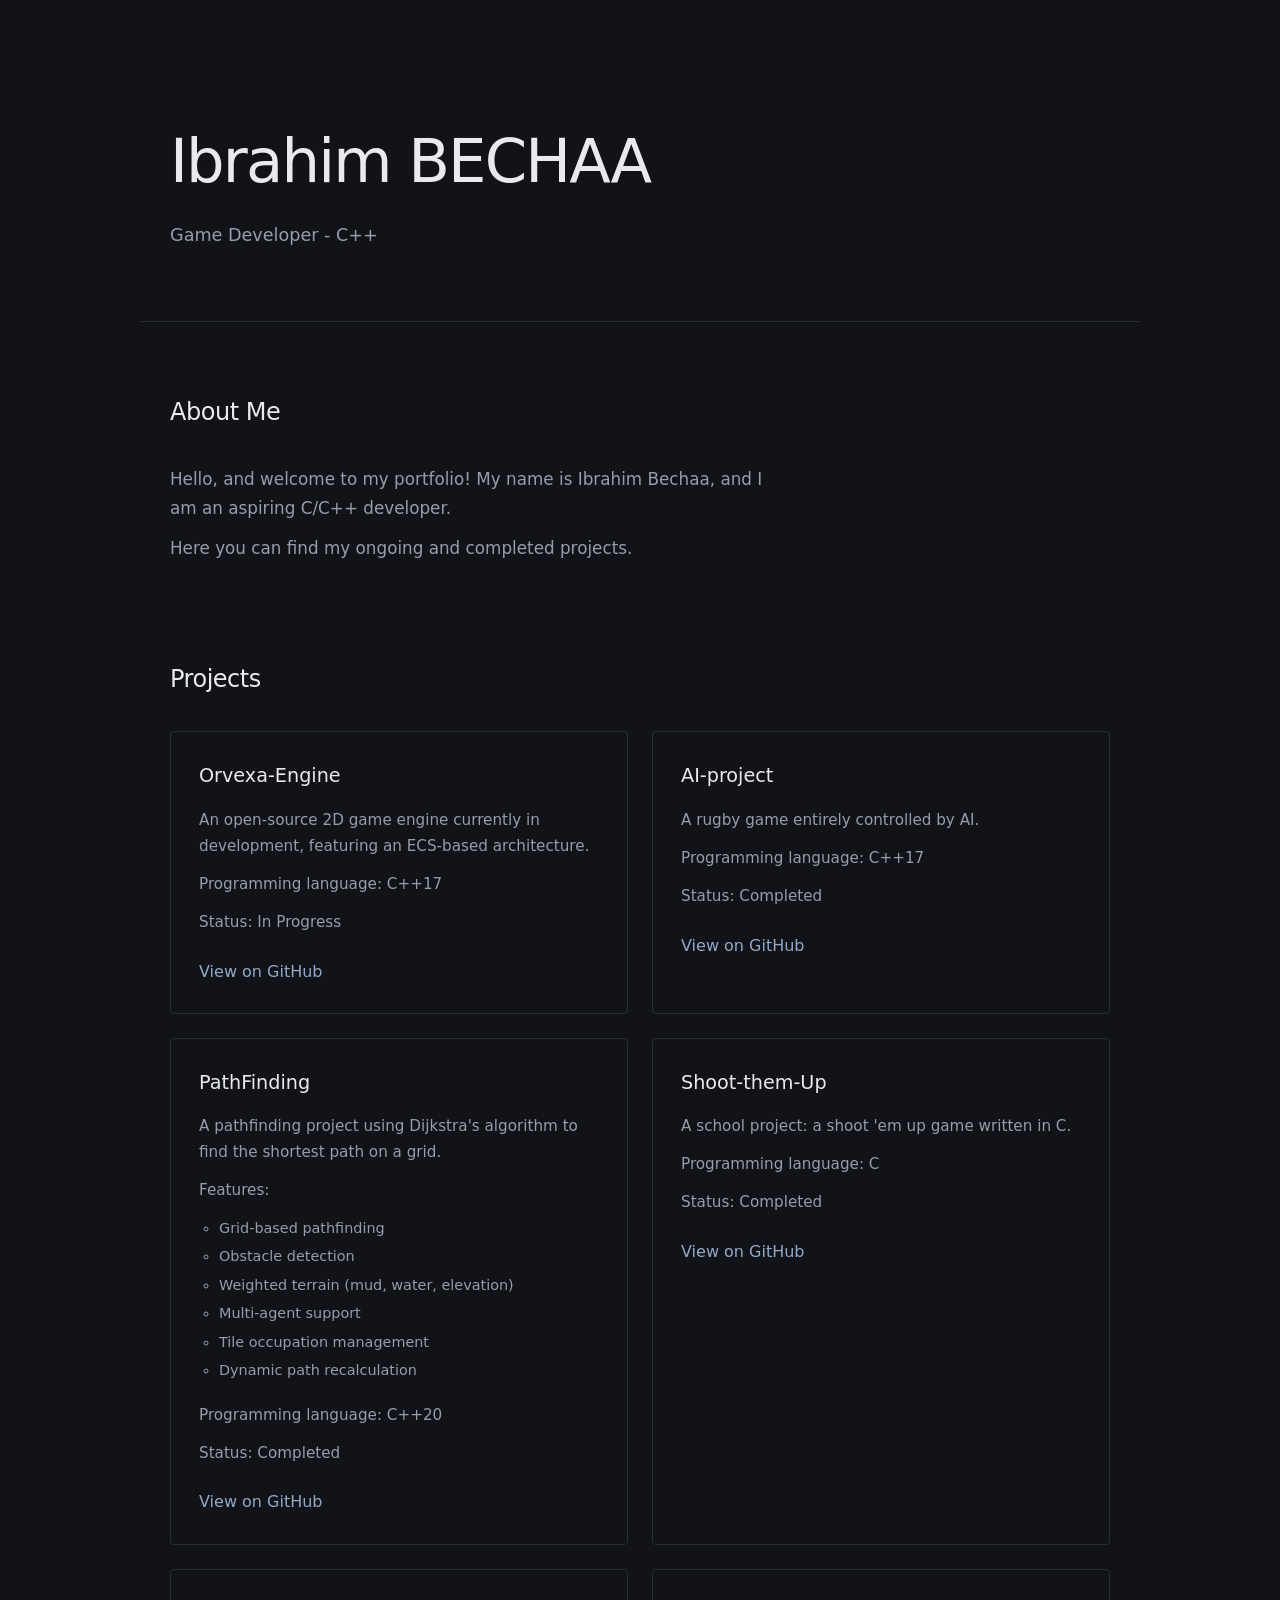
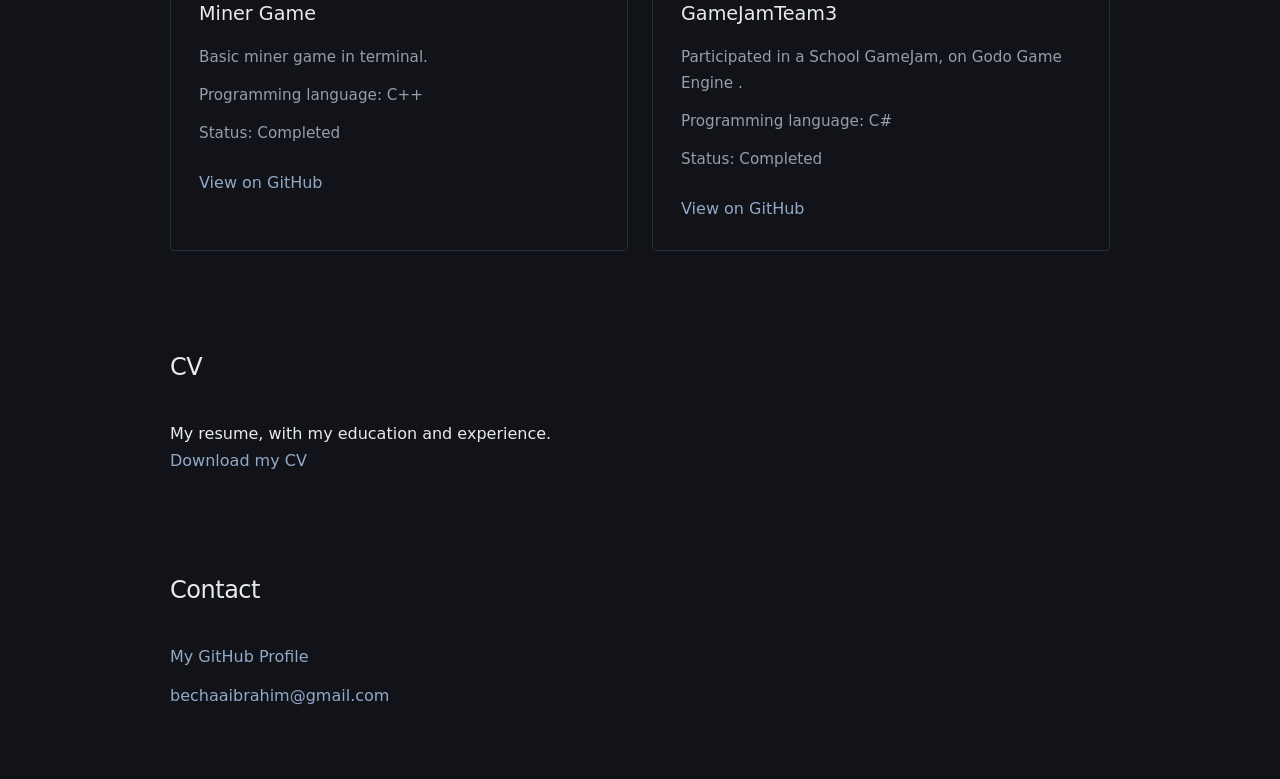
<file: index.html>
<!DOCTYPE html>
<html lang="en">
<head>
  <meta charset="UTF-8">
  <meta name="viewport" content="width=device-width, initial-scale=1.0">
  <link rel="stylesheet" href="styles.css">
  <title>Ibrahim BECHAA - Game Developer</title>
</head>
<body>

  <header>
    <h1>Ibrahim BECHAA</h1>
    <p>Game Developer - C++</p>
  </header>

  <main>

    <section id="about">
      <h2>About Me</h2>
      <p>Hello, and welcome to my portfolio! My name is Ibrahim Bechaa, and I am an aspiring C/C++ developer.</p>
      <p>Here you can find my ongoing and completed projects.</p>
    </section>

    <section id="projects">
      <h2>Projects</h2>
      <ul>

        <li>
          <h3>Orvexa-Engine</h3>
          <p>An open-source 2D game engine currently in development, featuring an ECS-based architecture.</p>
          <p>Programming language: C++17</p>
          <p>Status: In Progress</p>
          <a href="https://github.com/Slyzerr/Orvexa-Engine">View on GitHub</a>
        </li>

        <li>
          <h3>AI-project</h3>
          <p>A rugby game entirely controlled by AI.</p>
          <p>Programming language: C++17</p>
          <p>Status: Completed</p>
          <a href="https://github.com/Slyzerr/AI-project">View on GitHub</a>
        </li>

        <li>
          <h3>PathFinding</h3>
          <p>A pathfinding project using Dijkstra's algorithm to find the shortest path on a grid.</p>
          <p>Features:</p>
          <ul>
            <li>Grid-based pathfinding</li>
            <li>Obstacle detection</li>
            <li>Weighted terrain (mud, water, elevation)</li>
            <li>Multi-agent support</li>
            <li>Tile occupation management</li>
            <li>Dynamic path recalculation</li>
          </ul>
          <p>Programming language: C++20</p>
          <p>Status: Completed</p>
          <a href="https://github.com/Slyzerr/PathFinding">View on GitHub</a>
        </li>

        <li>
          <h3>Shoot-them-Up</h3>
          <p>A school project: a shoot 'em up game written in C.</p>
          <p>Programming language: C</p>
          <p>Status: Completed</p>
          <a href="https://github.com/Slyzerr/Shoot-them-Up">View on GitHub</a>
        </li>

        <li>
          <h3>Miner Game</h3>
          <p>Basic miner game in terminal.</p>
          <p>Programming language: C++</p>
          <p>Status: Completed</p>
          <a href="https://github.com/Slyzerr/miner">View on GitHub</a>
        </li>

        <li>
          <h3>GameJamTeam3</h3>
          <p>Participated in a School GameJam, on Godo Game Engine .</p>
          <p>Programming language: C#</p>
          <p>Status: Completed</p>
          <a href="https://github.com/Slyzerr/GameJamTeam3">View on GitHub</a>
        </li>

      </ul>
    </section>


    <section id="cv">
      <h2>CV</h2>
      <p>My resume, with my education and experience.</p>
      <a href="CV Ibrahim Bechaa.pdf" target="_blank" rel="noopener">Download my CV</a>
    </section>



    <section id="contact">
      <h2>Contact</h2>
      <a href="https://github.com/Slyzerr">My GitHub Profile</a>
      <p><a href="mailto:bechaaibrahim@gmail.com">bechaaibrahim@gmail.com</a></p>
    </section>

  </main>

</body>
</html>
</file>
<file: styles.css>
:root {
  --background: #111318;
  --text: #e8eaf0;
  --text-muted: #969dab;
  --accent: #91a9c7;
  --accent-hover: #c3d6ee;
  --border: #292e38;
}

* {
  margin: 0;
  padding: 0;
  box-sizing: border-box;
}

html {
  scroll-behavior: smooth;
}

body {
  background-color: var(--background);
  color: var(--text);
  font-family: "Inter", "Segoe UI", system-ui, sans-serif;
  line-height: 1.7;
  min-height: 100vh;
}

header {
  max-width: 1000px;
  margin: auto;
  padding: 110px 30px 70px;
  border-bottom: 1px solid var(--border);
}

header h1 {
  font-size: clamp(2.5rem, 6vw, 3.8rem);
  font-weight: 500;
  letter-spacing: -0.03em;
  margin-bottom: 8px;
}

header p {
  color: var(--text-muted);
  font-size: 1.1rem;
}


main {
  max-width: 1000px;
  margin: auto;
  padding: 70px 30px;
}

section {
  margin-bottom: 96px;
  scroll-margin-top: 30px;
}

section:last-child {
  margin-bottom: 0;
}

section h2 {
  font-size: 1.5rem;
  font-weight: 500;
  margin-bottom: 32px;
  letter-spacing: -0.02em;
}


#about p {
  max-width: 600px;
  color: var(--text-muted);
  font-size: 1.05rem;
  margin-bottom: 12px;
}


#projects > ul {
  list-style: none;
  display: grid;
  grid-template-columns: repeat(2, minmax(0, 1fr));
  gap: 24px;
}

#projects > ul > li {
  border: 1px solid var(--border);
  border-radius: 4px;
  padding: 28px;
}

#projects h3 {
  font-size: 1.2rem;
  font-weight: 500;
  margin-bottom: 15px;
}

#projects p {
  color: var(--text-muted);
  font-size: 0.95rem;
  margin-bottom: 12px;
}

/* Features list */

#projects li ul {
  margin: 10px 0 20px 20px;
  color: var(--text-muted);
  font-size: 0.9rem;
}

#projects li ul li {
  margin-bottom: 4px;
}

/* Links */

a {
  color: var(--accent);
  text-decoration: none;
  font-weight: 500;
  transition: color 0.2s ease;
}

a:hover {
  color: var(--accent-hover);
  text-decoration: underline;
  text-underline-offset: 4px;
}

#projects > ul > li > a {
  display: inline-block;
  margin-top: 10px;
}


#contact p {
  color: var(--text-muted);
  margin-top: 12px;
}


a:focus-visible {
  outline: 2px solid var(--accent);
  outline-offset: 4px;
}

@media (prefers-reduced-motion: reduce) {
  *,
  *::before,
  *::after {
    scroll-behavior: auto !important;
    transition-duration: 0.01ms !important;
  }
}


@media (max-width: 650px) {
  header {
    padding: 70px 22px 45px;
  }

  main {
    padding: 45px 22px;
  }

  section {
    margin-bottom: 60px;
  }

  #projects > ul {
    grid-template-columns: 1fr;
  }

  #projects > ul > li {
    padding: 22px;
  }
}
</file>
